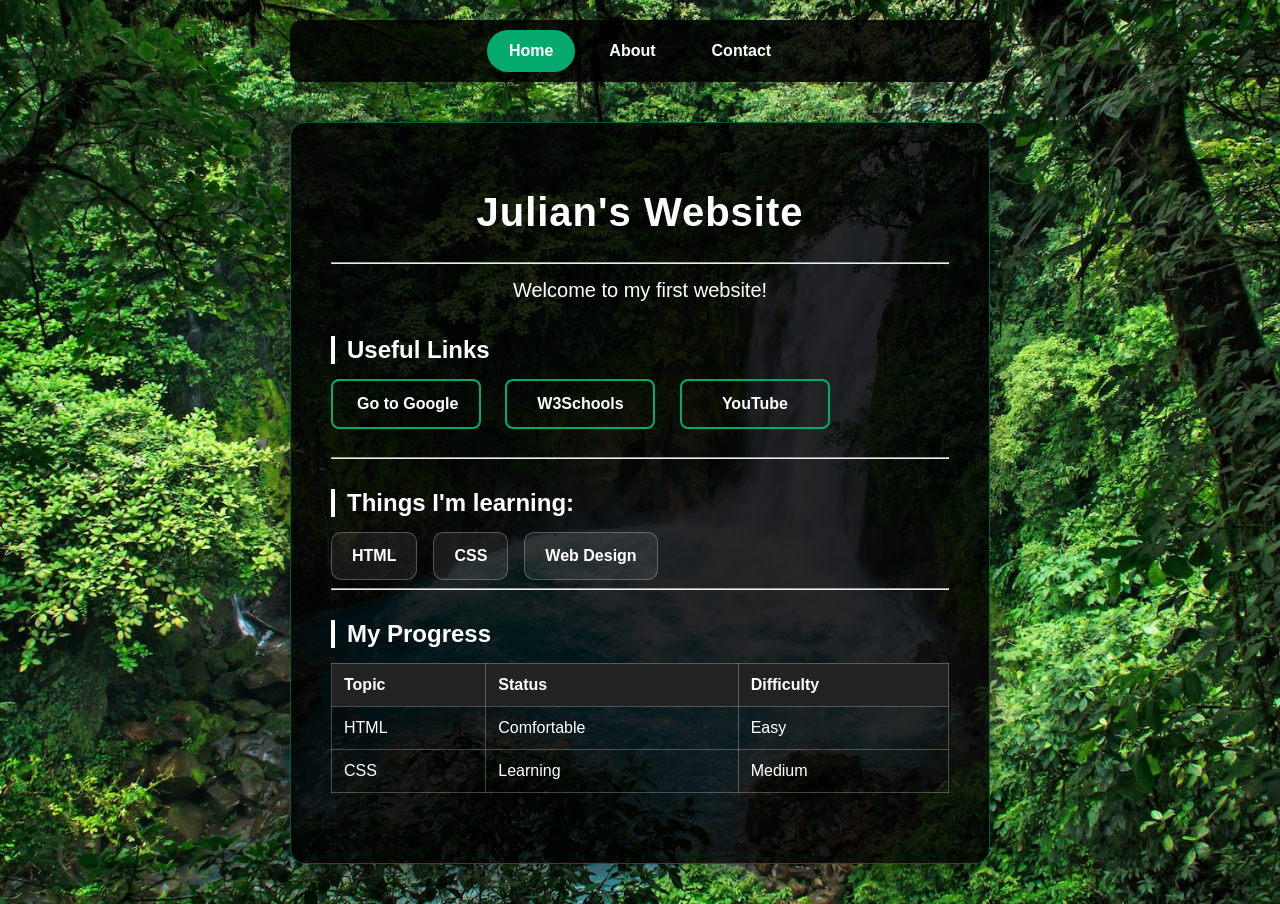
<file: index.html>
<!DOCTYPE html>
<html lang="en">

<head>
    <meta charset="UTF-8">
        <meta name="viewport" content="width=device-width, initial-scale=1.0">
    <title>Julian's Website</title>
    <link rel="stylesheet" href="css/styles.css">
    <link rel="icon" type="image/x-icon" href="images/favicon.ico">
</head>

<body>
    <a class="skip-link" href="#main">Skip to content</a>
<nav class="site-nav" aria-label="Primary">
    <ul>
        <li><a href="index.html" class="active">Home</a></li>
        <li><a href="about.html">About</a></li>
        <li><a href="contact.html">Contact</a></li>
    </ul>
</nav>

    <div class="card" id="main">

        <h1>Julian's Website</h1>
         
        <hr>
        <p id="Welcome">Welcome to my first website!</p>
        <h2>Useful Links</h2>
         <a href="https://www.google.com" target="_blank" title="Go to Google" class="btn btn-ghost">
    Go to Google
</a>

<a href="https://www.w3schools.com/htmlcss/htmlcss_links_navigation.asp" target="_blank" title="Go to w3schools" class="btn btn-ghost">
    W3Schools
</a>

<a href="https://www.youtube.com/" target="_blank" title="Go to YouTube" class="btn btn-ghost">
    YouTube
</a>
    <hr>
<h2>Things I'm learning:</h2>
<div class="skills">
        
            <div class="skill">HTML</div>
            <div class="skill">CSS</div>
            <div class="skill">Web Design</div>
            </div>
        <hr>

        <h2>My Progress</h2>

        <table>
            <tr>
                <th>Topic</th>
                <th>Status</th>
                <th>Difficulty</th>
            </tr>

            <tr>
                <td>HTML</td>
                <td>Comfortable</td>
                <td>Easy</td>
            </tr>

            <tr>
                <td>CSS</td>
                <td>Learning</td>
                <td>Medium</td>
            </tr>
        </table>
    </div>

</body>

</html>
</file>
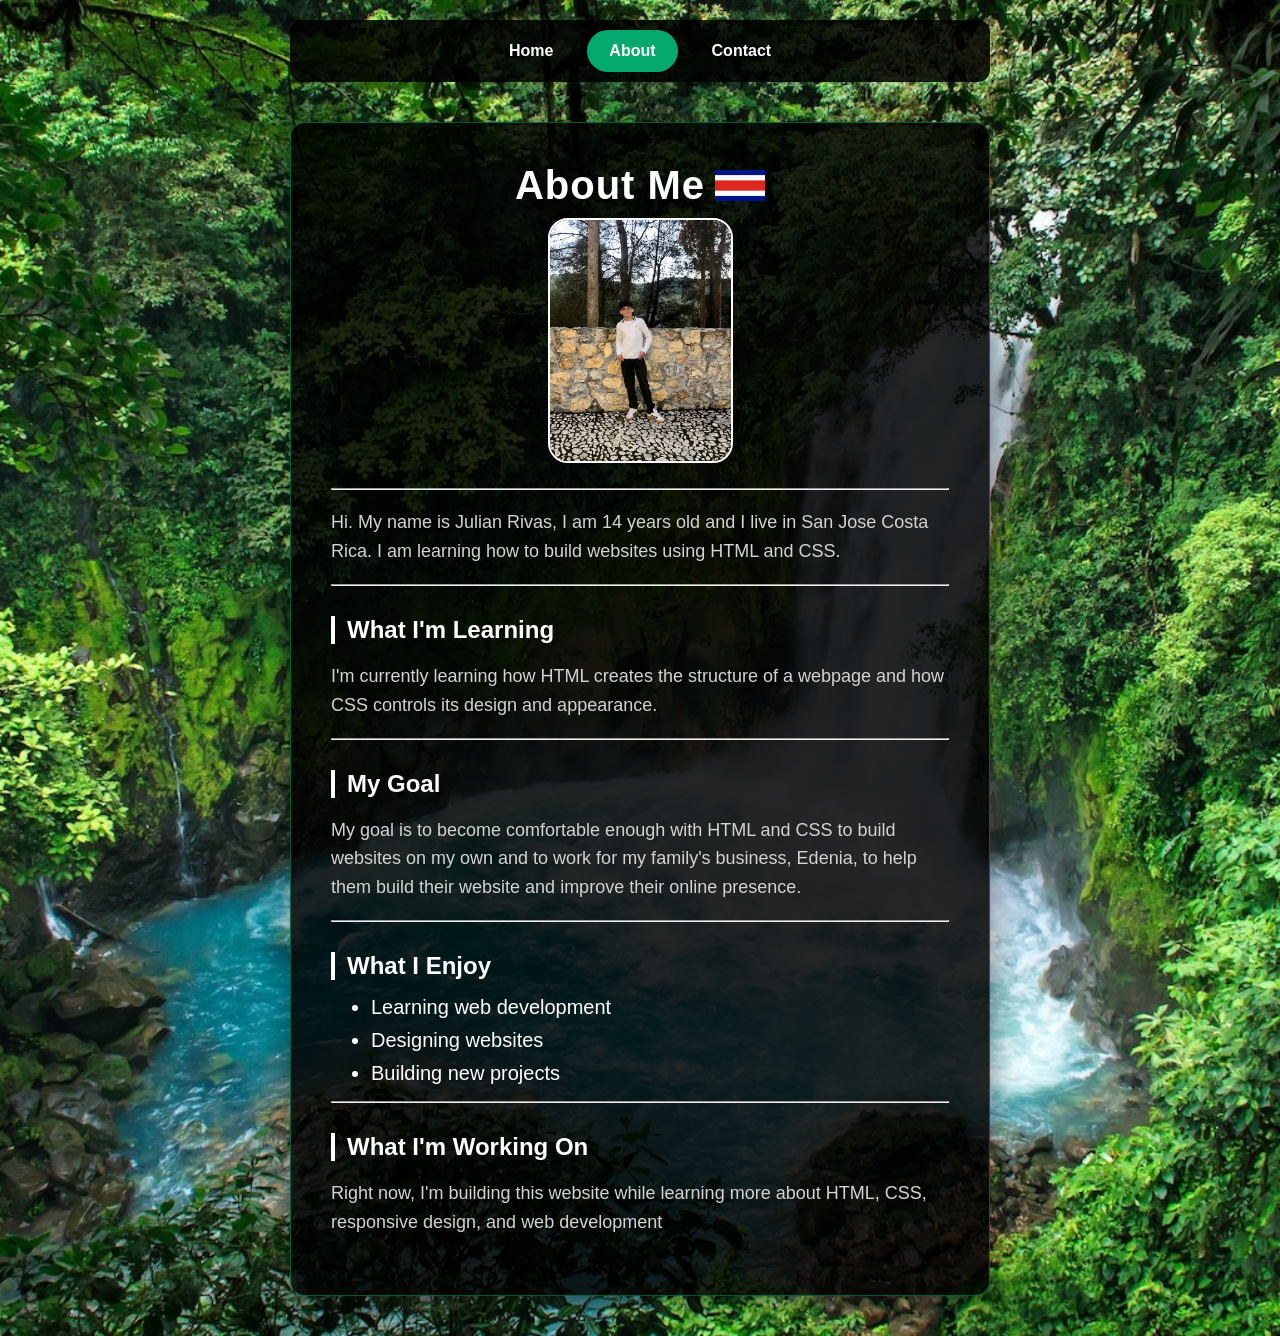
<file: about.html>
<!DOCTYPE html>
<html lang="en">
    <head>
        <meta charset="UTF-8">
        <meta name="viewport" content="width=device-width, initial-scale=1.0">
        <title>Julian's Website</title>
        <link rel="stylesheet" href="css/styles.css">
        <link rel="icon" type="image/x-icon" href="images/favicon.ico">
    </head>

    <body>
        <nav class="site-nav" aria-label="Primary">
            <ul>
                <li><a href="index.html">Home</a></li>
                <li><a href="about.html" class="active">About</a></li>
                <li><a href="contact.html">Contact</a></li>
            </ul>
            </nav>

            <main class="card">
                <div class="about-heading">
    <h1>About Me</h1>
    <img src="images/costarica.png" alt="Costa Rica Flag" title="Costa Rica Flag">
</div>
                <img id="about-image" src="images/Me.jpeg" alt="Me" title="Me">
                <hr>
                <p>
                    Hi. My name is Julian Rivas, I am 14 years old and I live in San Jose Costa Rica. I am learning how to build websites using HTML and CSS.
                </p>
                <hr>

                <h2>What I'm Learning</h2>
                

                <p>
                    I'm currently learning how HTML creates the structure of a webpage
        and how CSS controls its design and appearance.
                </p>
                <hr>

                <h2>My Goal</h2>

                <p>
                     My goal is to become comfortable enough with HTML and CSS to build
        websites on my own and to work for my family's business, Edenia, to help them build their website and improve their online presence.
                </p>
                <hr>
                <h2>What I Enjoy</h2>

                <ul>
                    <li>Learning web development</li>
                    <li>Designing websites</li>
                    <li>Building new projects</li>
                </ul>
                <hr>
                <h2>What I'm Working On</h2>

                <p>
                    Right now, I'm building this website while learning more about HTML,
    CSS, responsive design, and web development
                </p>
            </main>
    </body>
</html>
</file>
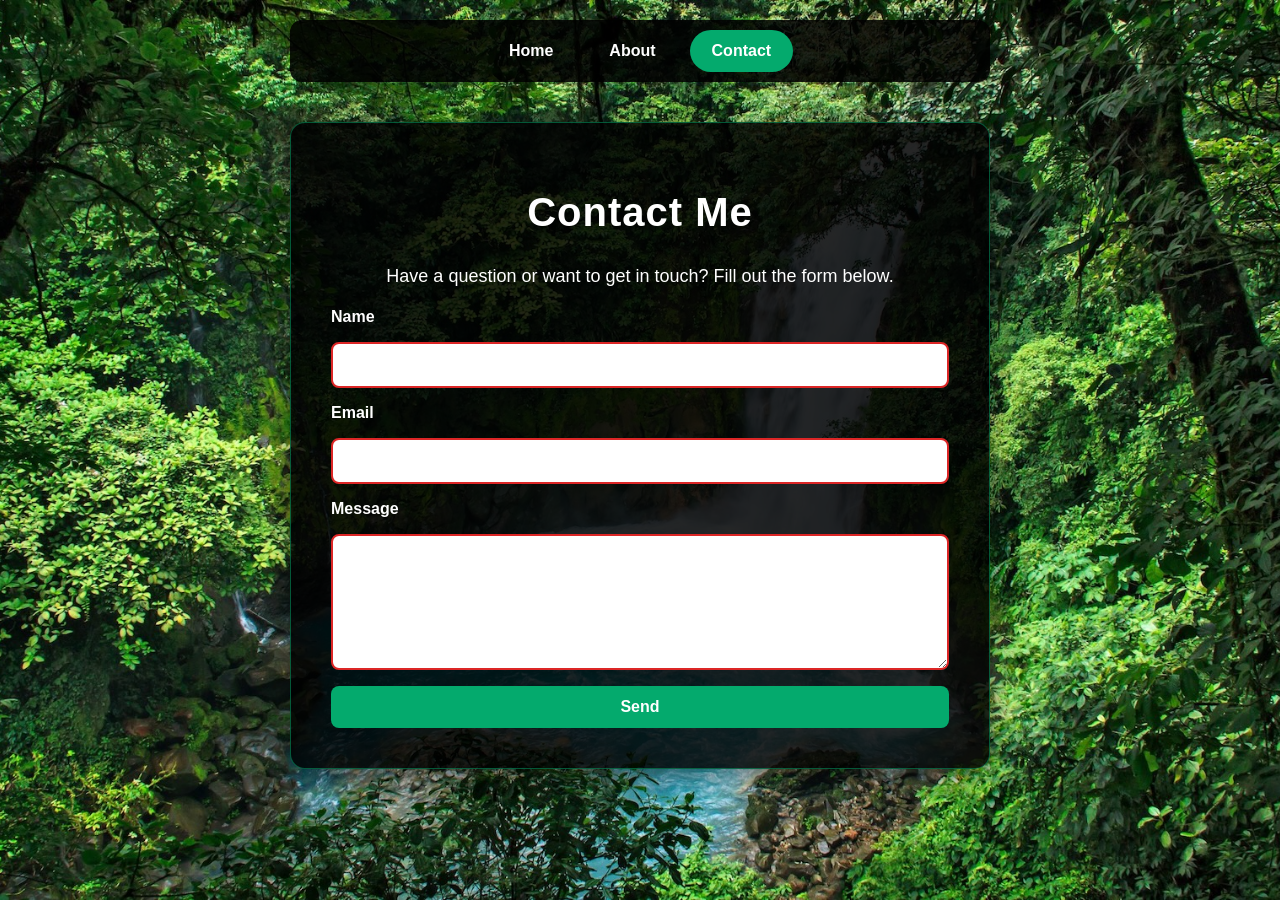
<file: contact.html>
<!DOCTYPE html>
<html lang="en">
<head>
    <meta charset="UTF-8">
    <meta name="viewport" content="width=device-width, initial-scale=1.0">
    <title>Contact Me</title>
    <link rel="stylesheet" href="css/styles.css">
    <link rel="icon" type="image/x-icon" href="images/favicon.ico">
</head>

<body>

    <nav class="site-nav" aria-label="Primary">
        <ul>
            <li><a href="index.html">Home</a></li>
            <li><a href="about.html">About</a></li>
            <li><a href="contact.html" class="active">Contact</a></li>
        </ul>
    </nav>

    <main class="card">
        <h1>Contact Me</h1>
        <p id="Form-text">Have a question or want to get in touch? Fill out the form below.</p>
            
        

        <form method="post">
            <label for="name">Name</label>
            <input type="text" id="name" name="nombre" required>

            <label for="email">Email</label>
            <input type="email" id="email" name="email" required>
            <label for="message">Message</label>

            <textarea id="message" name="message" rows="6" required></textarea>

            <button type="submit">Send</button>
        </form>
    </main>

</body>
</html>
</file>
<file: css/styles.css>
:root {
    --main-green: #04AA6D;
    --dark-green: #028a56;
}
* {
    box-sizing:border-box
}
html {
  min-height: 100%;  
}
body {
    font-family: Arial, sans-serif;
    background-image: url(../images/waterfall.jpg);
    background-size: cover;
    background-position: center;
    background-repeat: no-repeat;
}

.card {
    background-color: rgba(0, 0, 0, 0.85);
    width: 90%;
    max-width: 700px;
    padding: 40px;
    border-radius: 15px;
    border: 1px solid rgba(4, 170, 109,0.5);
    margin: 40px auto;
    box-shadow: 0 10px 30px rgba(0, 0, 0, 0.5);
}

.card h1 {
    color: white;
    font-size: 40px;
     font-weight: 700;
    letter-spacing: 1px;
    text-align: center;
}

.card p {
    color: lightgray;
    font-size: 18px;
    line-height: 1.6;

}

.card li {
    color: white;
    font-size: 20px;
    margin-bottom: 10px;
}

.card h2 {
    color: white;
    margin-top: 30px;
    margin-bottom: 15px;
    padding-left: 12px;
    border-left: 4px solid white;
}
.card table {
    width: 100%;
    border-collapse: collapse;
}

.card th,
.card td {
    border: 1px solid rgba(255, 255, 255, 0.25);
    padding: 12px;
    text-align: left;
    color: white;
}

.card th {
    background-color: #222;
    color: white;
}

.site-nav ul {
    display: flex;
    gap: 12px;
    list-style: none;
    padding: 0;
    margin: 0;
    justify-content: center;
}

.site-nav a {
    display: block;
    padding: 12px 22px;
    border-radius: 999px;
    text-decoration: none;
    color: white;
    font-weight: 600;
    transition: 0.3s;
}

.site-nav a:hover {
    background-color: var(--main-green);
    color: white;
}

.site-nav a.active {
    background-color: var(--main-green);
    color: white;
}

.site-nav a:focus {
    background-color: var(--main-green);
    color: white;
}

.skip-link {
    position: absolute;
    left: -9999px;
    color: white;
}

.skip-link:focus {
    left: 10px;
    top: 10px;
}
@media (max-width: 600px) {
    .site-nav ul {
        flex-direction: column;
    }
}

.card img {
    max-width: 100%;
    height: auto;
}
.card a {
    color: white;
}

.card a:hover {
    color: #04AA6D;
}
.btn {
    display: inline-block;
    padding: 14px 24px;
    border-radius: 8px;
    text-decoration: none;
    font-weight: 700;
    margin-right: 20px;
    transition: 0.2s;
    width: 150px;
    text-align: center;
    white-space: nowrap;
}

.btn-primary {
    background-color: var(--main-green);
    color: white !important;
}

.btn-primary:hover {
    background-color: #028a56;
}

.btn-ghost {
    background-color: transparent;
    border: 2px solid var(--main-green);
    color: white !important;
}

.btn-ghost:hover {
    background-color: var(--main-green);
    color: white !important;
    transform: translateY(-2px);
}

form {
    display: grid;
    gap: 16px;
}
form label {
    color: white;
    font-weight: 600;
}
form input:invalid {
    border-color: #dc2626;
  
}

form input:valid {
    border-color: #16a34a;
}
form input {
    padding: 12px;
    border: 2px solid var(--main-green);
    border-radius: 8px;
    font-size: 16px;
    width: 100%;
    box-sizing: border-box;
}

form input:focus,
form textarea:focus {
    outline: none;
    border-color: var(--main-green);
    box-shadow: 0 0 3px rgba(4, 170, 109, 0.2);
}
form button {
    padding: 12px 20px;
    border: none;
    border-radius: 8px;
    background-color: var(--main-green);
    color: white;
    font-size: 16px;
    font-weight: 700;
    cursor: pointer;
}
form button:hover {
    background-color: #028a56;
}
.card .btn {
    margin-bottom: 20px;
}
.card table {
    margin-top: 10px;
    margin-bottom: 30px;
}
.site-nav {
    background-color: rgba(0, 0, 0, 0.85);
    padding: 10px 20px;
    border-radius: 12px;
    width: 90%;
    max-width: 700px;
    margin: 20px auto;
}
.card li {
    margin-bottom: 10px;
}
textarea {
    padding: 12px;
    border: 2px solid var(--main-green);
    border-radius: 8px;
    font-size: 16px;
    width: 100%;
    box-sizing: border-box;
    font-family: Arial, sans-serif;
    resize: vertical;
}
form textarea:invalid {
    border-color: #dc2626;
}
form textarea:valid {
    border-color: #16a34a;
}

.about-heading img {
    width: 50px;
    height:auto;
}
.about-heading {
    display: flex;
    justify-content: center;
    align-items: center;
    gap: 10px;
}
.about-heading h1 {
    margin: 0;
}
#about-image {
    display:block;
    margin: 10px auto 25px;
    width: 185px;
    height:auto;
    border: 2px solid white;
    border-radius: 20px;
}
#Welcome {
    text-align: center;
    color: white;
    font-size: 20px;
    margin-top: 10px;
    margin-bottom: 30px;
}
#Form-text {
    text-align: center;
    color: white;
}
.skills {
    display: flex;
    gap: 16px;
    flex-wrap: wrap;
}

.skill {
    background-color: rgba(255, 255, 255, 0.08);
    border: 1px solid rgba(255, 255, 255, 0.25);
    padding: 14px 20px;
    border-radius: 10px;
    color: white;
    font-weight: 700;
}
#not-found {
    text-align: center;
    font-size: 75px;
    color: white;
    border: 0px;
}
p.error-text {
    text-align: center;
}
#nf-button {
   width: 200px;
   margin: 0 auto;
   display:block;
}
</file>
